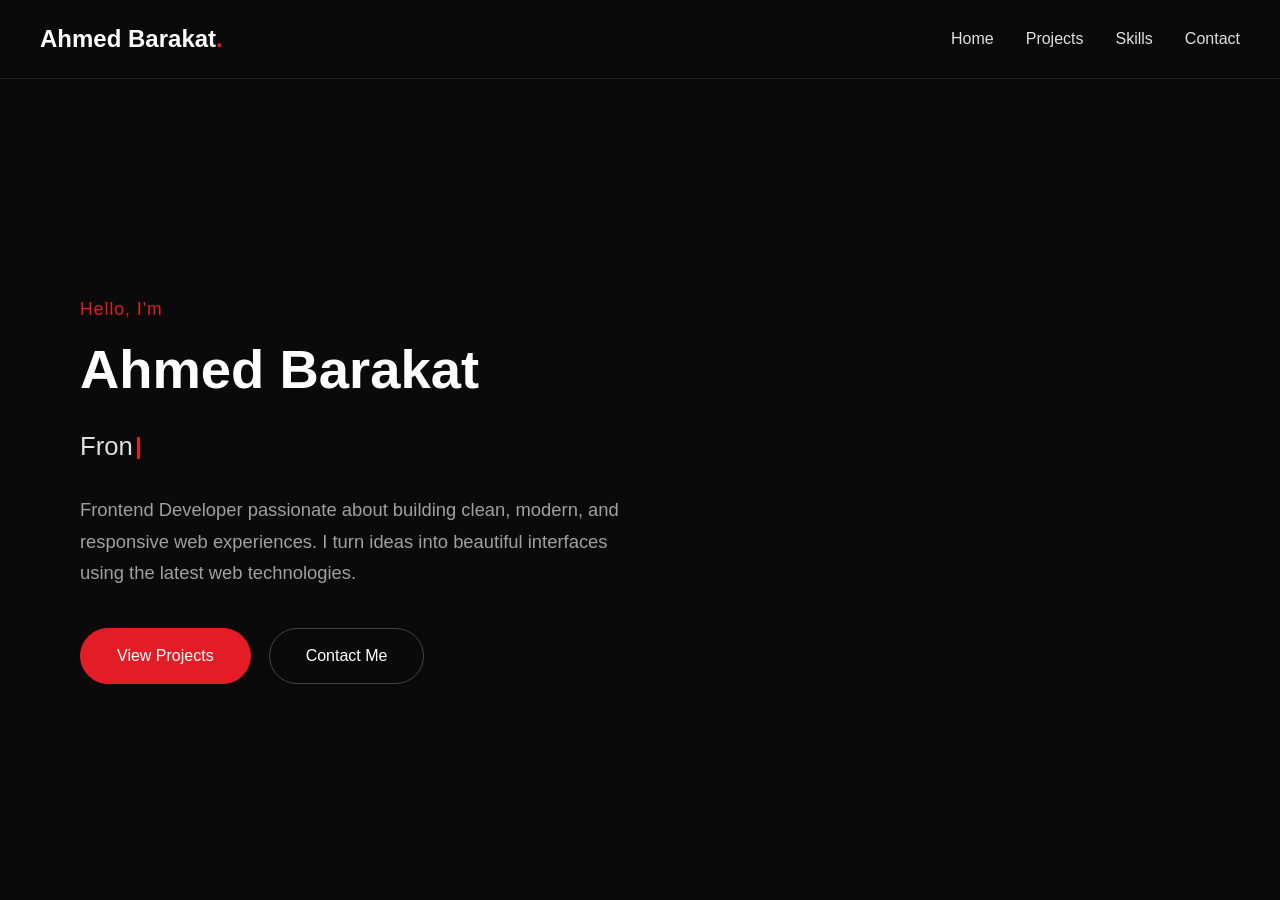
<file: index.html>
<!DOCTYPE html>
<html lang="en">
<head>
  <meta charset="UTF-8">
  <meta name="viewport" content="width=device-width, initial-scale=1.0">
  <title>Ahmed Barakat | Frontend Developer</title>

  <style>
    /* ======================
       Global Styles
    ====================== */
    * {
      margin: 0;
      padding: 0;
      box-sizing: border-box;
    }

    html {
      scroll-behavior: smooth;
    }

    body {
      font-family: 'Inter', -apple-system, BlinkMacSystemFont, 'Segoe UI', Roboto, sans-serif;
      background-color: #0a0a0a;
      color: #ffffff;
      line-height: 1.6;
      overflow-x: hidden;
      min-height: 100vh;
    }

    a {
      text-decoration: none;
      color: inherit;
    }

    ul {
      list-style: none;
    }

    /* ======================
       Navbar
    ====================== */
    nav {
      display: flex;
      justify-content: space-between;
      align-items: center;
      padding: 20px 40px;
      background-color: #0a0a0a;
      position: sticky;
      top: 0;
      z-index: 1000;
      border-bottom: 1px solid #222;
    }

    .logo {
      font-size: 1.5rem;
      font-weight: 700;
      color: #ffffff;
    }

    .logo span {
      color: #e31c25;
    }

    .nav-links {
      display: flex;
      gap: 32px;
    }

    .nav-links a {
      color: #e0e0e0;
      font-size: 1rem;
      font-weight: 500;
      transition: color 0.3s ease;
    }

    .nav-links a:hover {
      color: #e31c25;
    }

    /* Hamburger */
    .hamburger {
      display: none;
      flex-direction: column;
      justify-content: space-between;
      width: 28px;
      height: 20px;
      background: transparent;
      border: none;
      cursor: pointer;
      padding: 0;
      z-index: 1001;
    }

    .hamburger span {
      display: block;
      height: 3px;
      width: 100%;
      background-color: #ffffff;
      border-radius: 3px;
      transition: all 0.3s ease;
    }

    .hamburger.active span:nth-child(1) {
      transform: translateY(8.5px) rotate(45deg);
    }

    .hamburger.active span:nth-child(2) {
      opacity: 0;
    }

    .hamburger.active span:nth-child(3) {
      transform: translateY(-8.5px) rotate(-45deg);
    }

    /* ======================
       Hero Section
    ====================== */
    .hero {
      min-height: calc(100vh - 80px);
      display: flex;
      align-items: center;
      padding: 0 40px;
      max-width: 1200px;
      margin: 0 auto;
    }

    .hero-content {
      max-width: 720px;
    }

    .greeting {
      font-size: 1.1rem;
      color: #e31c25;
      font-weight: 500;
      margin-bottom: 16px;
      letter-spacing: 1px;
    }

    .hero h1 {
      font-size: 3.4rem;
      font-weight: 700;
      line-height: 1.15;
      margin-bottom: 24px;
      color: #ffffff;
    }

    .hero h1 span {
      color: #e31c25;
    }

    .typing-text {
      font-size: 1.6rem;
      font-weight: 500;
      color: #e0e0e0;
      margin-bottom: 28px;
      min-height: 40px;
    }

    .typing-text .cursor {
      display: inline-block;
      width: 3px;
      height: 1.4rem;
      background-color: #e31c25;
      margin-left: 4px;
      animation: blink 0.8s infinite;
      vertical-align: middle;
    }

    @keyframes blink {
      0%, 100% { opacity: 1; }
      50% { opacity: 0; }
    }

    .hero-description {
      font-size: 1.15rem;
      color: #a0a0a0;
      max-width: 560px;
      line-height: 1.7;
      margin-bottom: 40px;
    }

    .hero-buttons {
      display: flex;
      gap: 18px;
      flex-wrap: wrap;
    }

    .btn {
      display: inline-block;
      padding: 14px 36px;
      font-size: 1rem;
      font-weight: 500;
      border-radius: 50px;
      transition: all 0.35s ease;
      cursor: pointer;
    }

    .btn-primary {
      background-color: #e31c25;
      color: #ffffff;
      border: 1.5px solid #e31c25;
    }

    .btn-primary:hover {
      background-color: transparent;
      color: #e31c25;
    }

    .btn-outline {
      background-color: transparent;
      color: #ffffff;
      border: 1.5px solid #444;
    }

    .btn-outline:hover {
      border-color: #e31c25;
      color: #e31c25;
    }

    /* ======================
       Responsive
    ====================== */
    @media (max-width: 768px) {
      nav {
        padding: 16px 24px;
      }

      .hamburger {
        display: flex;
      }

      .nav-links {
        position: fixed;
        top: 0;
        right: -100%;
        width: 70%;
        max-width: 300px;
        height: 100vh;
        background-color: #141414;
        flex-direction: column;
        justify-content: center;
        align-items: center;
        gap: 40px;
        transition: right 0.4s ease;
        border-left: 1px solid #222;
        z-index: 999;
      }

      .nav-links.active {
        right: 0;
      }

      .nav-links a {
        font-size: 1.3rem;
      }

      .hero {
        padding: 60px 24px;
        min-height: auto;
      }

      .hero h1 {
        font-size: 2.4rem;
      }

      .typing-text {
        font-size: 1.25rem;
      }

      .hero-description {
        font-size: 1.05rem;
      }

      .btn {
        padding: 12px 28px;
        font-size: 0.95rem;
      }
    }
  </style>
</head>
<body>

  <!-- Navbar -->
  <nav>
    <a href="/index.html" class="logo">Ahmed Barakat<span>.</span></a>

    <button class="hamburger" id="hamburger" aria-label="Toggle menu">
      <span></span>
      <span></span>
      <span></span>
    </button>

    <ul class="nav-links" id="navLinks">
      <li><a href="index.html">Home</a></li>
      <li><a href="sec2.html">Projects</a></li>
      <li><a href="sec1.html">Skills</a></li>
      <li><a href="sec3.html">Contact</a></li>
    </ul>
  </nav>

  <!-- Hero Section -->
  <section class="hero">
    <div class="hero-content">
      <p class="greeting">Hello, I'm</p>
      <h1>Ahmed Barakat</h1>

      <div class="typing-text">
        <span id="typed-text"></span><span class="cursor"></span>
      </div>

      <p class="hero-description">
        Frontend Developer passionate about building clean, modern, and 
        responsive web experiences. I turn ideas into beautiful interfaces 
        using the latest web technologies.
      </p>

      <div class="hero-buttons">
        <a href="sec2.html" class="btn btn-primary">View Projects</a>
        <a href="sec3.html" class="btn btn-outline">Contact Me</a>
      </div>
    </div>
  </section>

  <script>
    // ======================
    // Navbar Toggle
    // ======================
    const hamburger = document.getElementById('hamburger');
    const navLinks = document.getElementById('navLinks');

    hamburger.addEventListener('click', () => {
      hamburger.classList.toggle('active');
      navLinks.classList.toggle('active');
    });

    document.querySelectorAll('.nav-links a').forEach(link => {
      link.addEventListener('click', () => {
        hamburger.classList.remove('active');
        navLinks.classList.remove('active');
      });
    });

    // ======================
    // Typing Effect
    // ======================
    const texts = [
      "Frontend Developer",
      "UI/UX Enthusiast",
      "React Developer",
      "Creative Coder"
    ];

    let textIndex = 0;
    let charIndex = 0;
    let isDeleting = false;
    const typedText = document.getElementById('typed-text');
    const typingSpeed = 100;
    const deletingSpeed = 50;
    const pauseTime = 1800;

    function type() {
      const currentText = texts[textIndex];

      if (isDeleting) {
        typedText.textContent = currentText.substring(0, charIndex - 1);
        charIndex--;
      } else {
        typedText.textContent = currentText.substring(0, charIndex + 1);
        charIndex++;
      }

      if (!isDeleting && charIndex === currentText.length) {
        // Pause at the end
        isDeleting = true;
        setTimeout(type, pauseTime);
        return;
      }

      if (isDeleting && charIndex === 0) {
        isDeleting = false;
        textIndex = (textIndex + 1) % texts.length;
      }

      const speed = isDeleting ? deletingSpeed : typingSpeed;
      setTimeout(type, speed);
    }

    // Start typing after a short delay
    setTimeout(type, 800);
  </script>

</body>
</html>
</file>
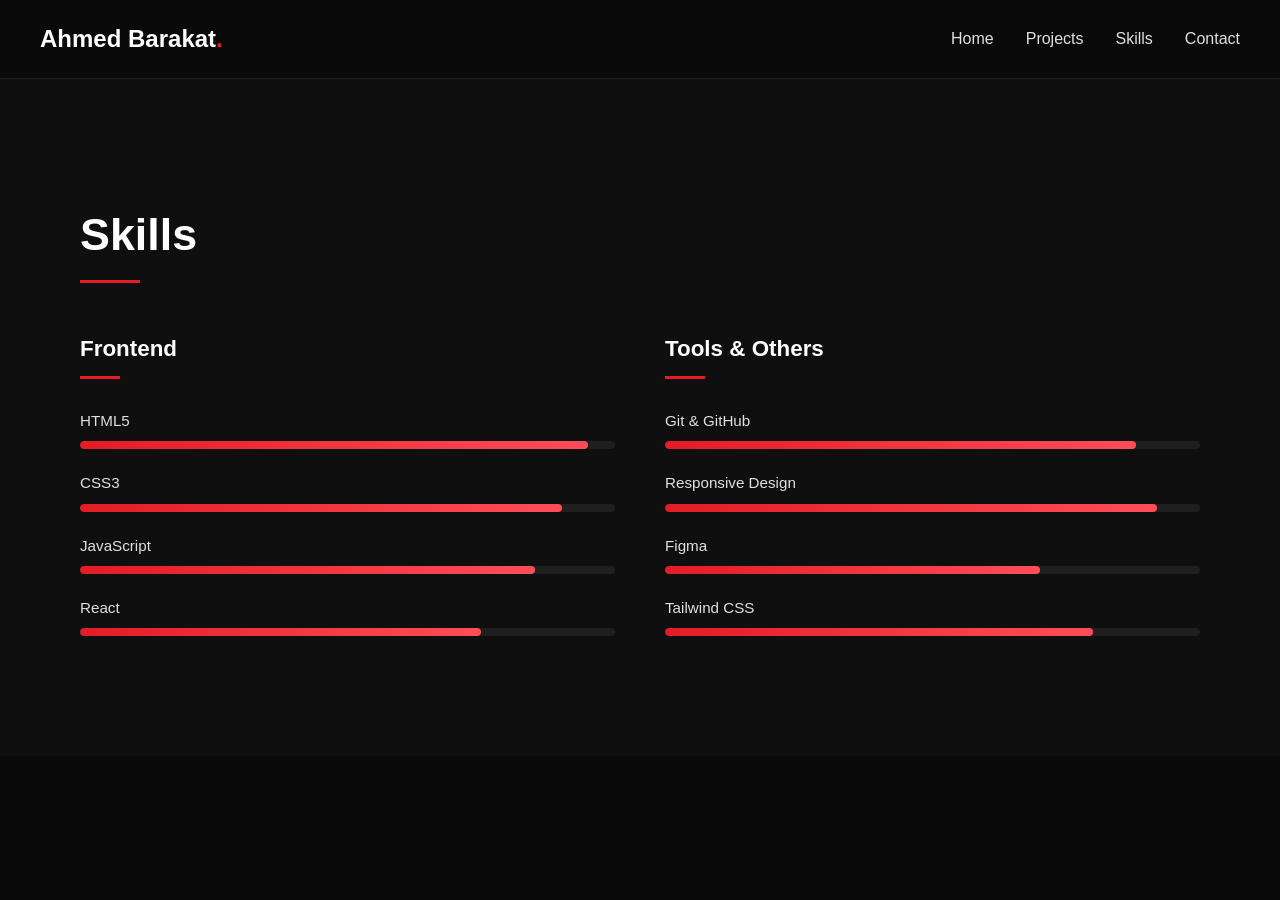
<file: sec1.html>
<!DOCTYPE html>
<html lang="en">
<head>
  <meta charset="UTF-8">
  <meta name="viewport" content="width=device-width, initial-scale=1.0">
  <title>Ahmed Barakat | Skills</title>

  <style>
    /* ======================
       Global Styles & Reset
    ====================== */
    * {
      margin: 0;
      padding: 0;
      box-sizing: border-box;
    }

    html {
      scroll-behavior: smooth;
    }

    body {
      font-family: 'Inter', -apple-system, BlinkMacSystemFont, 'Segoe UI', Roboto, sans-serif;
      background-color: #0a0a0a;
      color: #ffffff;
      line-height: 1.6;
      overflow-x: hidden;
    }

    .container {
      max-width: 1200px;
      margin: 0 auto;
      padding: 0 40px;
    }

    a {
      text-decoration: none;
      color: inherit;
    }

    ul {
      list-style: none;
    }

    /* ======================
       Navbar
    ====================== */
    nav {
      display: flex;
      justify-content: space-between;
      align-items: center;
      padding: 20px 40px;
      background-color: #0a0a0a;
      position: sticky;
      top: 0;
      z-index: 1000;
      border-bottom: 1px solid #222;
    }

    .logo {
      font-size: 1.5rem;
      font-weight: 700;
      color: #ffffff;
    }

    .logo span {
      color: #e31c25;
    }

    .nav-links {
      display: flex;
      gap: 32px;
    }

    .nav-links a {
      color: #e0e0e0;
      font-size: 1rem;
      font-weight: 500;
      transition: color 0.3s ease;
    }

    .nav-links a:hover {
      color: #e31c25;
    }

    /* Hamburger */
    .hamburger {
      display: none;
      flex-direction: column;
      justify-content: space-between;
      width: 28px;
      height: 20px;
      background: transparent;
      border: none;
      cursor: pointer;
      padding: 0;
      z-index: 1001;
    }

    .hamburger span {
      display: block;
      height: 3px;
      width: 100%;
      background-color: #ffffff;
      border-radius: 3px;
      transition: all 0.3s ease;
    }

    .hamburger.active span:nth-child(1) {
      transform: translateY(8.5px) rotate(45deg);
    }

    .hamburger.active span:nth-child(2) {
      opacity: 0;
    }

    .hamburger.active span:nth-child(3) {
      transform: translateY(-8.5px) rotate(-45deg);
    }

    /* ======================
       Section Title
    ====================== */
    .section-title {
      font-size: 2.8rem;
      font-weight: 600;
      color: #ffffff;
      margin-bottom: 60px;
      position: relative;
    }

    .section-title::after {
      content: "";
      position: absolute;
      bottom: -12px;
      left: 0;
      width: 60px;
      height: 3px;
      background-color: #e31c25;
    }

    /* ======================
       Skills Section
    ====================== */
    .skills {
      padding: 120px 0;
      background-color: #0f0f0f;
    }

    .skills-grid {
      display: grid;
      grid-template-columns: repeat(auto-fit, minmax(320px, 1fr));
      gap: 50px;
      margin-top: 20px;
    }

    .skill-category h3 {
      font-size: 1.4rem;
      font-weight: 600;
      color: #ffffff;
      margin-bottom: 30px;
      position: relative;
      padding-bottom: 12px;
    }

    .skill-category h3::after {
      content: "";
      position: absolute;
      bottom: 0;
      left: 0;
      width: 40px;
      height: 3px;
      background-color: #e31c25;
    }

    .skill-items {
      display: flex;
      flex-direction: column;
      gap: 22px;
    }

    .skill-item {
      display: flex;
      flex-direction: column;
      gap: 8px;
    }

    .skill-name {
      font-size: 0.95rem;
      color: #e0e0e0;
      font-weight: 500;
    }

    .skill-bar {
      width: 100%;
      height: 8px;
      background-color: #1f1f1f;
      border-radius: 50px;
      overflow: hidden;
    }

    .skill-progress {
      height: 100%;
      width: 0;
      background: linear-gradient(90deg, #e31c25, #ff4d57);
      border-radius: 50px;
      transition: width 1.6s ease;
    }

    /* ======================
       Responsive
    ====================== */
    @media (max-width: 768px) {
      nav {
        padding: 16px 24px;
      }

      .hamburger {
        display: flex;
      }

      .nav-links {
        position: fixed;
        top: 0;
        right: -100%;
        width: 70%;
        max-width: 300px;
        height: 100vh;
        background-color: #141414;
        flex-direction: column;
        justify-content: center;
        align-items: center;
        gap: 40px;
        transition: right 0.4s ease;
        border-left: 1px solid #222;
        z-index: 999;
      }

      .nav-links.active {
        right: 0;
      }

      .nav-links a {
        font-size: 1.3rem;
      }

      .container {
        padding: 0 24px;
      }

      .section-title {
        font-size: 2.2rem;
        margin-bottom: 40px;
      }

      .skills {
        padding: 80px 0;
      }

      .skills-grid {
        grid-template-columns: 1fr;
        gap: 40px;
      }
    }
  </style>
</head>
<body>

  <!-- Navbar -->
  <nav>
    <a href="/index.html" class="logo">Ahmed Barakat<span>.</span></a>

    <button class="hamburger" id="hamburger" aria-label="Toggle menu">
      <span></span>
      <span></span>
      <span></span>
    </button>

    <ul class="nav-links" id="navLinks">
      <li><a href="index.html">Home</a></li>
      <li><a href="sec2.html">Projects</a></li>
      <li><a href="sec1.html">Skills</a></li>
      <li><a href="sec3.html">Contact</a></li>
    </ul>
  </nav>

  <!-- Skills Section -->
  <section id="skills" class="skills">
    <div class="container">
      <h2 class="section-title">Skills</h2>

      <div class="skills-grid">
        <!-- Frontend -->
        <div class="skill-category">
          <h3>Frontend</h3>
          <div class="skill-items">
            <div class="skill-item">
              <span class="skill-name">HTML5</span>
              <div class="skill-bar">
                <div class="skill-progress" data-width="95%"></div>
              </div>
            </div>
            <div class="skill-item">
              <span class="skill-name">CSS3</span>
              <div class="skill-bar">
                <div class="skill-progress" data-width="90%"></div>
              </div>
            </div>
            <div class="skill-item">
              <span class="skill-name">JavaScript</span>
              <div class="skill-bar">
                <div class="skill-progress" data-width="85%"></div>
              </div>
            </div>
            <div class="skill-item">
              <span class="skill-name">React</span>
              <div class="skill-bar">
                <div class="skill-progress" data-width="75%"></div>
              </div>
            </div>
          </div>
        </div>

        <!-- Tools & Others -->
        <div class="skill-category">
          <h3>Tools & Others</h3>
          <div class="skill-items">
            <div class="skill-item">
              <span class="skill-name">Git & GitHub</span>
              <div class="skill-bar">
                <div class="skill-progress" data-width="88%"></div>
              </div>
            </div>
            <div class="skill-item">
              <span class="skill-name">Responsive Design</span>
              <div class="skill-bar">
                <div class="skill-progress" data-width="92%"></div>
              </div>
            </div>
            <div class="skill-item">
              <span class="skill-name">Figma</span>
              <div class="skill-bar">
                <div class="skill-progress" data-width="70%"></div>
              </div>
            </div>
            <div class="skill-item">
              <span class="skill-name">Tailwind CSS</span>
              <div class="skill-bar">
                <div class="skill-progress" data-width="80%"></div>
              </div>
            </div>
          </div>
        </div>
      </div>
    </div>
  </section>

  <script>
    // Navbar Toggle
    const hamburger = document.getElementById('hamburger');
    const navLinks = document.getElementById('navLinks');

    hamburger.addEventListener('click', () => {
      hamburger.classList.toggle('active');
      navLinks.classList.toggle('active');
    });

    // Close menu when clicking a link
    document.querySelectorAll('.nav-links a').forEach(link => {
      link.addEventListener('click', () => {
        hamburger.classList.remove('active');
        navLinks.classList.remove('active');
      });
    });

    // Animate skill bars when they appear
    const skillBars = document.querySelectorAll('.skill-progress');

    const observer = new IntersectionObserver((entries) => {
      entries.forEach(entry => {
        if (entry.isIntersecting) {
          const bar = entry.target;
          bar.style.width = bar.getAttribute('data-width');
          observer.unobserve(bar);
        }
      });
    }, { threshold: 0.3 });

    skillBars.forEach(bar => observer.observe(bar));
  </script>

</body>
</html>
</file>
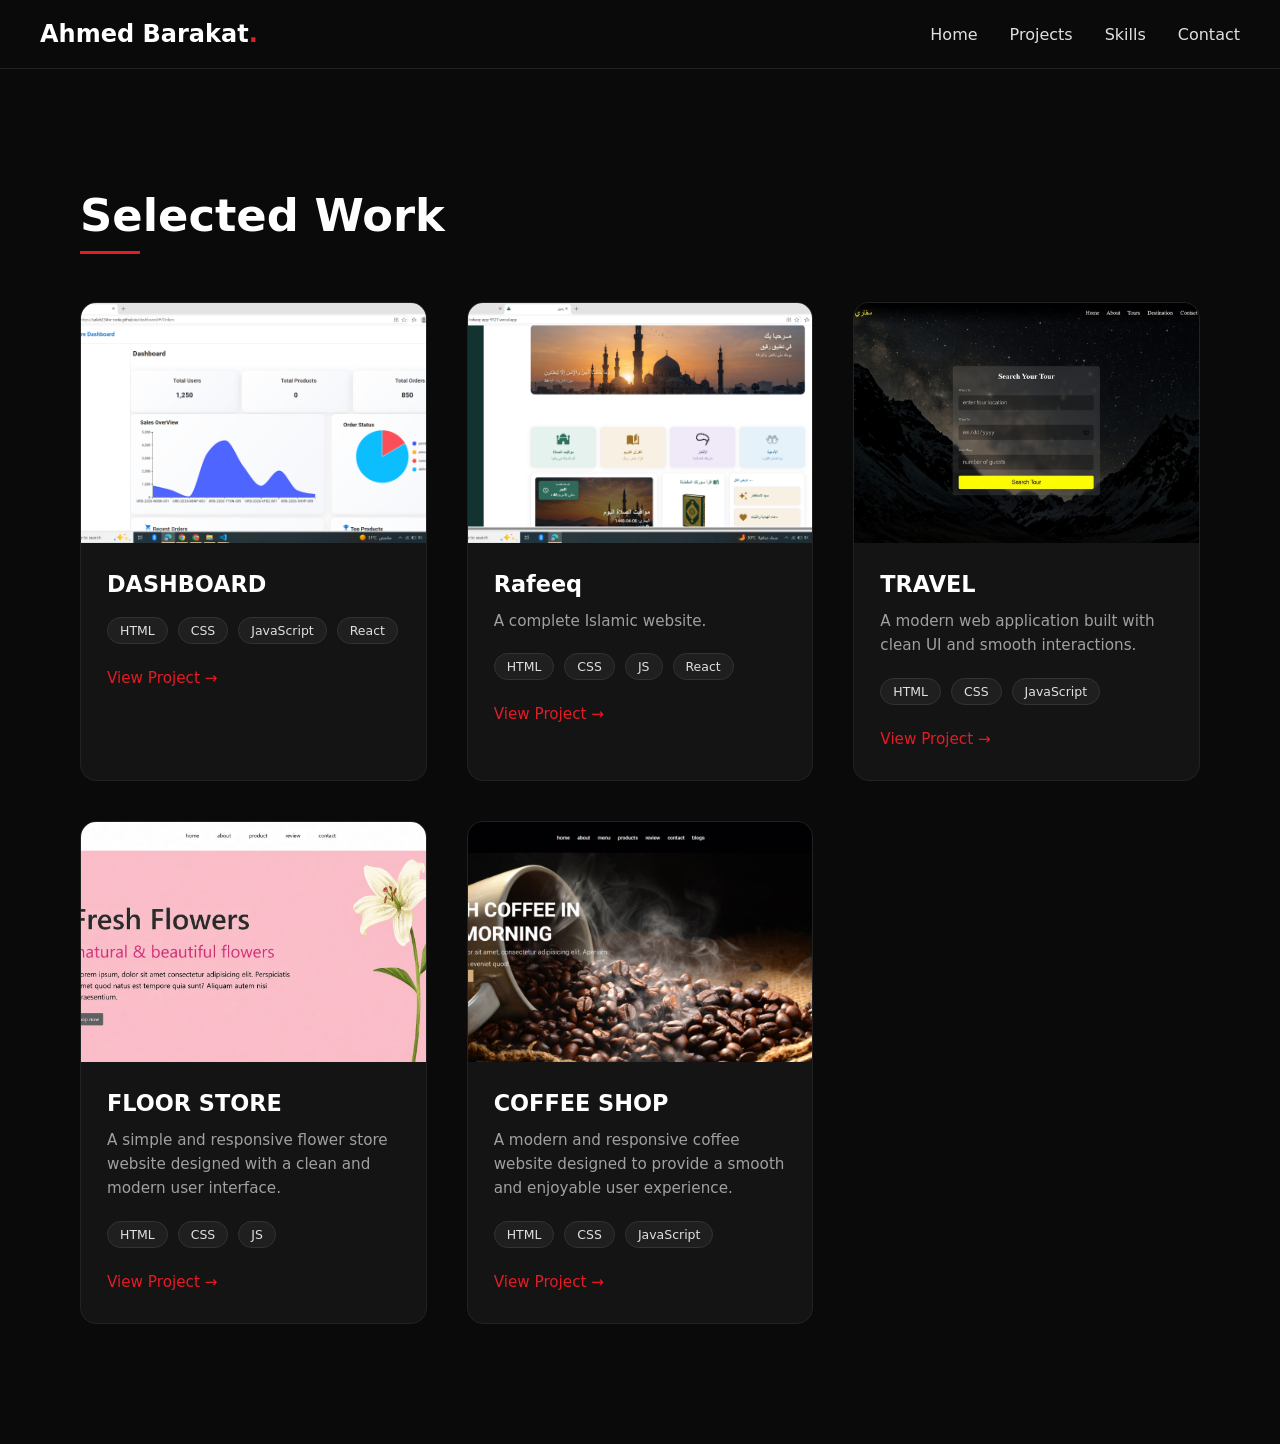
<file: sec2.html>
<!DOCTYPE html>
<html lang="en">
<head>
  <meta charset="UTF-8">
  <meta name="viewport" content="width=device-width, initial-scale=1.0">
  <title>Ahmed Barakat | Projects</title>

  <style>
    /* ======================
       Global Reset
    ====================== */
    * {
      margin: 0;
      padding: 0;
      box-sizing: border-box;
    }

    body {
      font-family: system-ui, -apple-system, BlinkMacSystemFont, 'Segoe UI', Roboto, sans-serif;
      background-color: #0a0a0a;
      color: #fff;
    }

    /* ======================
       Navbar
    ====================== */
    nav {
      display: flex;
      justify-content: space-between;
      align-items: center;
      padding: 20px 40px;
      background-color: #0a0a0a;
      position: sticky;
      top: 0;
      z-index: 1000;
      border-bottom: 1px solid #222;
    }

    .logo {
      font-size: 1.5rem;
      font-weight: 700;
      color: #ffffff;
      text-decoration: none;
    }

    .logo span {
      color: #e31c25;
    }

    .nav-links {
      display: flex;
      list-style: none;
      gap: 32px;
    }

    .nav-links a {
      color: #e0e0e0;
      text-decoration: none;
      font-size: 1rem;
      font-weight: 500;
      transition: color 0.3s ease;
    }

    .nav-links a:hover {
      color: #e31c25;
    }

    /* Hamburger Button */
    .hamburger {
      display: none;
      flex-direction: column;
      justify-content: space-between;
      width: 28px;
      height: 20px;
      background: transparent;
      border: none;
      cursor: pointer;
      padding: 0;
      z-index: 1001;
    }

    .hamburger span {
      display: block;
      height: 3px;
      width: 100%;
      background-color: #ffffff;
      border-radius: 3px;
      transition: all 0.3s ease;
    }

    /* Hamburger Animation when open */
    .hamburger.active span:nth-child(1) {
      transform: translateY(8.5px) rotate(45deg);
    }

    .hamburger.active span:nth-child(2) {
      opacity: 0;
    }

    .hamburger.active span:nth-child(3) {
      transform: translateY(-8.5px) rotate(-45deg);
    }

    /* ======================
       Projects Section
    ====================== */
    .projects {
      padding: 120px 0;
      background-color: #0a0a0a;
    }

    .container {
      max-width: 1200px;
      margin: 0 auto;
      padding: 0 40px;
    }

    .section-title {
      font-size: 2.8rem;
      font-weight: 600;
      color: #ffffff;
      margin-bottom: 60px;
      position: relative;
    }

    .section-title::after {
      content: "";
      position: absolute;
      bottom: -12px;
      left: 0;
      width: 60px;
      height: 3px;
      background-color: #e31c25;
    }

    .projects-grid {
      display: grid;
      grid-template-columns: repeat(auto-fit, minmax(340px, 1fr));
      gap: 40px;
    }

    .project-card {
      background-color: #141414;
      border-radius: 16px;
      overflow: hidden;
      transition: all 0.4s ease;
      border: 1px solid #222;
    }

    .project-card:hover {
      transform: translateY(-12px);
      border-color: #e31c25;
      box-shadow: 0 20px 40px rgba(227, 28, 37, 0.15);
    }

    .project-image {
      width: 100%;
      height: 240px;
      overflow: hidden;
      position: relative;
      background-color: #1f1f1f;
    }

    .project-image img {
      width: 100%;
      height: 100%;
      object-fit: cover;
      transition: all 0.5s ease;
      display: block;
    }

    .project-image::before {
      content: "↗";
      position: absolute;
      top: 0;
      left: 0;
      width: 100%;
      height: 100%;
      background: rgba(0, 0, 0, 0.55);
      color: white;
      font-size: 2.2rem;
      display: flex;
      align-items: center;
      justify-content: center;
      opacity: 0;
      transition: all 0.4s ease;
      z-index: 2;
    }

    .project-card:hover .project-image img {
      transform: scale(1.1);
    }

    .project-card:hover .project-image::before {
      opacity: 1;
    }

    .project-info {
      padding: 28px 26px 32px;
    }

    .project-info h3 {
      font-size: 1.4rem;
      font-weight: 600;
      color: #ffffff;
      margin-bottom: 12px;
    }

    .project-info p {
      font-size: 0.95rem;
      color: #a0a0a0;
      line-height: 1.6;
      margin-bottom: 20px;
    }

    .tags {
      display: flex;
      flex-wrap: wrap;
      gap: 10px;
      margin-bottom: 24px;
    }

    .tags span {
      font-size: 0.78rem;
      padding: 5px 12px;
      background-color: #1f1f1f;
      color: #e0e0e0;
      border-radius: 50px;
      border: 1px solid #333;
      transition: all 0.3s ease;
    }

    .project-card:hover .tags span {
      border-color: #e31c25;
      color: #ffffff;
    }

    .project-link {
      display: inline-block;
      font-size: 0.95rem;
      font-weight: 500;
      color: #e31c25;
      text-decoration: none;
      transition: all 0.3s ease;
    }

    .project-link:hover {
      color: #ff3b45;
      transform: translateX(5px);
    }

    /* ======================
       Responsive
    ====================== */
    @media (max-width: 768px) {
      nav {
        padding: 16px 24px;
      }

      .hamburger {
        display: flex;
      }

      .nav-links {
        position: fixed;
        top: 0;
        right: -100%;
        width: 70%;
        max-width: 300px;
        height: 100vh;
        background-color: #141414;
        flex-direction: column;
        justify-content: center;
        align-items: center;
        gap: 40px;
        transition: right 0.4s ease;
        border-left: 1px solid #222;
        z-index: 999;
      }

      .nav-links.active {
        right: 0;
      }

      .nav-links a {
        font-size: 1.3rem;
      }

      .projects {
        padding: 80px 0;
      }

      .container {
        padding: 0 24px;
      }

      .section-title {
        font-size: 2.2rem;
        margin-bottom: 40px;
      }

      .projects-grid {
        grid-template-columns: 1fr;
        gap: 30px;
      }
    }
  </style>
</head>
<body>

  <!-- Navbar -->
  <nav>
    <a href="/index.html" class="logo">Ahmed Barakat<span>.</span></a>

    <button class="hamburger" id="hamburger" aria-label="Toggle menu">
      <span></span>
      <span></span>
      <span></span>
    </button>

    <ul class="nav-links" id="navLinks">
      <li><a href="index.html">Home</a></li>
      <li><a href="sec2.html">Projects</a></li>
      <li><a href="sec1.html">Skills</a></li>
      <li><a href="sec3.html">Contact</a></li>
    </ul>
  </nav>

  <!-- Projects Section -->
  <section id="projects" class="projects">
    <div class="container">
      <h2 class="section-title">Selected Work</h2>

      <div class="projects-grid">

        <!-- Project 1 -->
        <div class="project-card">
          <div class="project-image">
            <img src="./images/Screenshot (622).png" alt="Dashboard">
          </div>
          <div class="project-info">
            <h3>DASHBOARD</h3>
            <p></p>
            <div class="tags">
              <span>HTML</span>
              <span>CSS</span>
              <span>JavaScript</span>
              <span>React</span>
            </div>
            <a href="https://saleh234re-code.github.io/Dashboard" target="_blank" class="project-link">
              View Project →
            </a>
          </div>
        </div>
   <!-- Project 3 -->
        <div class="project-card">
          <div class="project-image">
            <img src="./images/Screenshot (626).png" alt="Floor Store">
          </div>
          <div class="project-info">
            <h3>Rafeeq</h3>
            <p>A complete Islamic website.</p>
            <div class="tags">
              <span>HTML</span>
              <span>CSS</span>
              <span>JS</span>
              <span>React</span>
            </div>
            <a href="https://rafeeq-app-9127.vercel.app/" target="_blank" class="project-link">
              View Project →
            </a>
          </div>
        </div>
        <!-- Project 2 -->
        <div class="project-card">
          <div class="project-image">
            <img src="./images/MbJUH.jpg" alt="Travel">
          </div>
          <div class="project-info">
            <h3>TRAVEL</h3>
            <p>A modern web application built with clean UI and smooth interactions.</p>
            <div class="tags">
              <span>HTML</span>
              <span>CSS</span>
              <span>JavaScript</span>
            </div>
            <a href="https://ahmed-barakat-101.github.io/Travel-Website/index.html" target="_blank" class="project-link">
              View Project →
            </a>
          </div>
        </div>

        <!-- Project 3 -->
        <div class="project-card">
          <div class="project-image">
            <img src="./images/2.jpg" alt="Floor Store">
          </div>
          <div class="project-info">
            <h3>FLOOR STORE</h3>
            <p>A simple and responsive flower store website designed with a clean and modern user interface.</p>
            <div class="tags">
              <span>HTML</span>
              <span>CSS</span>
              <span>JS</span>
            </div>
            <a href="https://ahmed-barakat-101.github.io/FLOOR-STORE/" target="_blank" class="project-link">
              View Project →
            </a>
          </div>
        </div>

        <!-- Project 4 -->
        <div class="project-card">
          <div class="project-image">
            <img src="./images/1.png" alt="Coffee Shop">
          </div>
          <div class="project-info">
            <h3>COFFEE SHOP</h3>
            <p>A modern and responsive coffee website designed to provide a smooth and enjoyable user experience.</p>
            <div class="tags">
              <span>HTML</span>
              <span>CSS</span>
              <span>JavaScript</span>
            </div>
            <a href="https://ahmed-barakat-101.github.io/Coffee-Shop/" target="_blank" class="project-link">
              View Project →
            </a>
          </div>
        </div>

      </div>
    </div>
  </section>

  <script>
    const hamburger = document.getElementById('hamburger');
    const navLinks = document.getElementById('navLinks');

    hamburger.addEventListener('click', () => {
      hamburger.classList.toggle('active');
      navLinks.classList.toggle('active');
    });

    // Close menu when clicking a link (good UX on mobile)
    document.querySelectorAll('.nav-links a').forEach(link => {
      link.addEventListener('click', () => {
        hamburger.classList.remove('active');
        navLinks.classList.remove('active');
      });
    });
  </script>

</body>
</html>
</file>
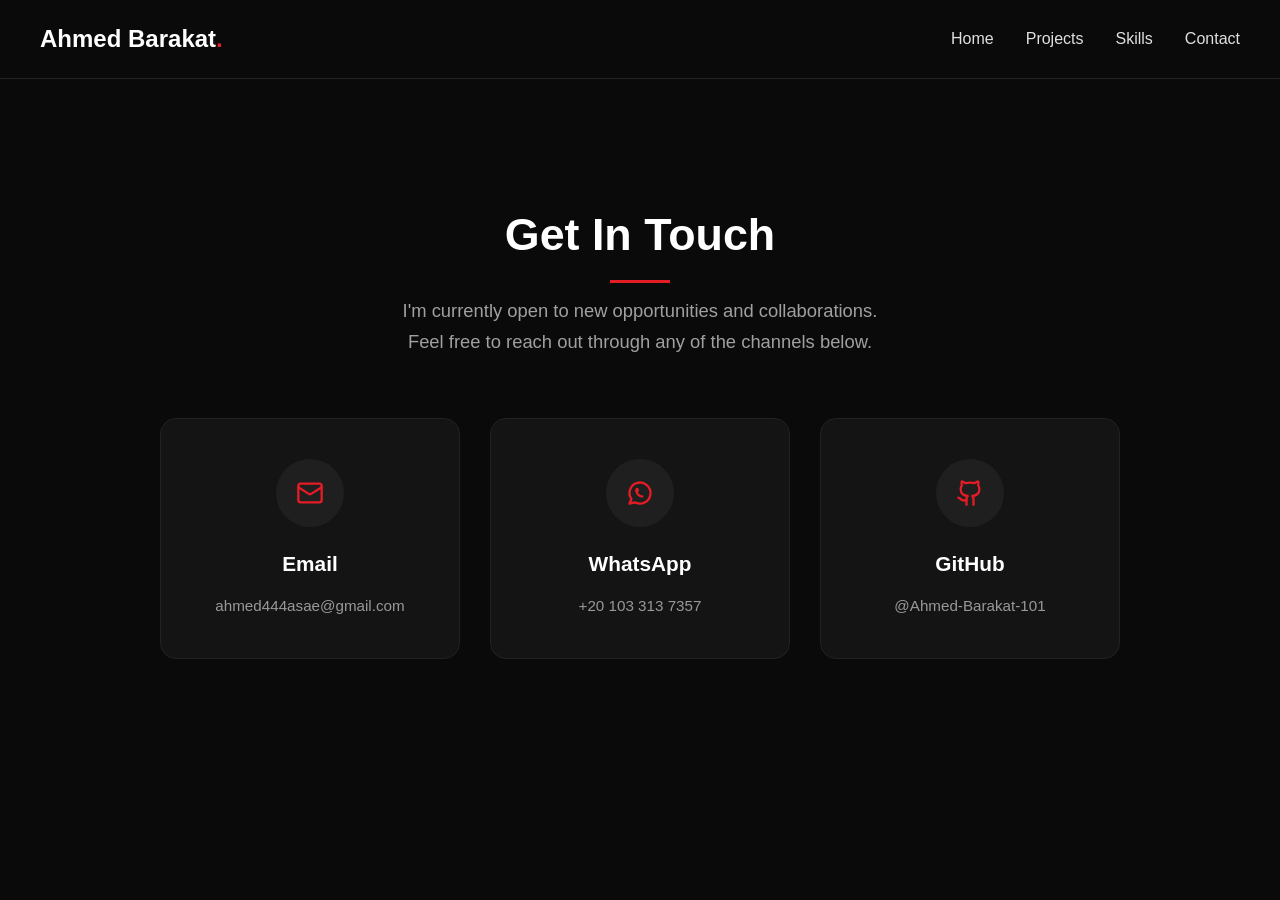
<file: sec3.html>
<!DOCTYPE html>
<html lang="en">
<head>
  <meta charset="UTF-8">
  <meta name="viewport" content="width=device-width, initial-scale=1.0">
  <title>Ahmed Barakat | Contact</title>

  <style>
    /* ======================
       Global Styles & Reset
    ====================== */
    * {
      margin: 0;
      padding: 0;
      box-sizing: border-box;
    }

    html {
      scroll-behavior: smooth;
    }

    body {
      font-family: 'Inter', -apple-system, BlinkMacSystemFont, 'Segoe UI', Roboto, sans-serif;
      background-color: #0a0a0a;
      color: #ffffff;
      line-height: 1.6;
      overflow-x: hidden;
    }

    .container {
      max-width: 1200px;
      margin: 0 auto;
      padding: 0 40px;
    }

    a {
      text-decoration: none;
      color: inherit;
    }

    ul {
      list-style: none;
    }

    /* ======================
       Navbar
    ====================== */
    nav {
      display: flex;
      justify-content: space-between;
      align-items: center;
      padding: 20px 40px;
      background-color: #0a0a0a;
      position: sticky;
      top: 0;
      z-index: 1000;
      border-bottom: 1px solid #222;
    }

    .logo {
      font-size: 1.5rem;
      font-weight: 700;
      color: #ffffff;
    }

    .logo span {
      color: #e31c25;
    }

    .nav-links {
      display: flex;
      gap: 32px;
    }

    .nav-links a {
      color: #e0e0e0;
      font-size: 1rem;
      font-weight: 500;
      transition: color 0.3s ease;
    }

    .nav-links a:hover {
      color: #e31c25;
    }

    /* Hamburger */
    .hamburger {
      display: none;
      flex-direction: column;
      justify-content: space-between;
      width: 28px;
      height: 20px;
      background: transparent;
      border: none;
      cursor: pointer;
      padding: 0;
      z-index: 1001;
    }

    .hamburger span {
      display: block;
      height: 3px;
      width: 100%;
      background-color: #ffffff;
      border-radius: 3px;
      transition: all 0.3s ease;
    }

    .hamburger.active span:nth-child(1) {
      transform: translateY(8.5px) rotate(45deg);
    }

    .hamburger.active span:nth-child(2) {
      opacity: 0;
    }

    .hamburger.active span:nth-child(3) {
      transform: translateY(-8.5px) rotate(-45deg);
    }

    /* ======================
       Section Title
    ====================== */
    .section-title {
      font-size: 2.8rem;
      font-weight: 600;
      color: #ffffff;
      margin-bottom: 24px;
      position: relative;
      display: inline-block;
    }

    .section-title::after {
      content: "";
      position: absolute;
      bottom: -12px;
      left: 50%;
      transform: translateX(-50%);
      width: 60px;
      height: 3px;
      background-color: #e31c25;
    }

    /* ======================
       Contact Section
    ====================== */
    .contact {
      padding: 120px 0 140px;
      background-color: #0a0a0a;
      text-align: center;
    }

    .contact-text {
      font-size: 1.15rem;
      color: #a0a0a0;
      max-width: 580px;
      margin: 0 auto 60px;
      line-height: 1.7;
    }

    .contact-cards {
      display: grid;
      grid-template-columns: repeat(auto-fit, minmax(260px, 1fr));
      gap: 30px;
      max-width: 960px;
      margin: 0 auto;
    }

    .contact-card {
      background-color: #141414;
      border: 1px solid #222;
      border-radius: 16px;
      padding: 40px 28px;
      transition: all 0.35s ease;
      display: flex;
      flex-direction: column;
      align-items: center;
      gap: 14px;
    }

    .contact-card:hover {
      transform: translateY(-10px);
      border-color: #e31c25;
      box-shadow: 0 20px 40px rgba(227, 28, 37, 0.15);
    }

    .contact-icon {
      width: 68px;
      height: 68px;
      background-color: #1f1f1f;
      border-radius: 50%;
      display: flex;
      align-items: center;
      justify-content: center;
      color: #e31c25;
      margin-bottom: 6px;
      transition: all 0.35s ease;
    }

    .contact-card:hover .contact-icon {
      background-color: #e31c25;
      color: #ffffff;
      transform: scale(1.1);
    }

    .contact-card h3 {
      font-size: 1.3rem;
      font-weight: 600;
      color: #ffffff;
    }

    .contact-card p {
      font-size: 0.95rem;
      color: #999;
      word-break: break-all;
      transition: color 0.3s ease;
    }

    .contact-card:hover p {
      color: #e0e0e0;
    }

    /* ======================
       Responsive
    ====================== */
    @media (max-width: 768px) {
      nav {
        padding: 16px 24px;
      }

      .hamburger {
        display: flex;
      }

      .nav-links {
        position: fixed;
        top: 0;
        right: -100%;
        width: 70%;
        max-width: 300px;
        height: 100vh;
        background-color: #141414;
        flex-direction: column;
        justify-content: center;
        align-items: center;
        gap: 40px;
        transition: right 0.4s ease;
        border-left: 1px solid #222;
        z-index: 999;
      }

      .nav-links.active {
        right: 0;
      }

      .nav-links a {
        font-size: 1.3rem;
      }

      .container {
        padding: 0 24px;
      }

      .section-title {
        font-size: 2.2rem;
      }

      .contact {
        padding: 90px 0 100px;
      }

      .contact-text {
        font-size: 1.05rem;
        margin-bottom: 45px;
      }

      .contact-cards {
        grid-template-columns: 1fr;
        gap: 20px;
      }
    }
  </style>
</head>
<body>

  <!-- Navbar -->
  <nav>
    <a href="/index.html" class="logo">Ahmed Barakat<span>.</span></a>

    <button class="hamburger" id="hamburger" aria-label="Toggle menu">
      <span></span>
      <span></span>
      <span></span>
    </button>

    <ul class="nav-links" id="navLinks">
      <li><a href="index.html">Home</a></li>
      <li><a href="sec2.html">Projects</a></li>
      <li><a href="sec1.html">Skills</a></li>
      <li><a href="sec3.html">Contact</a></li>
    </ul>
  </nav>

  <!-- Contact Section -->
  <section id="contact" class="contact">
    <div class="container">
      <h2 class="section-title">Get In Touch</h2>

      <p class="contact-text">
        I'm currently open to new opportunities and collaborations.<br>
        Feel free to reach out through any of the channels below.
      </p>

      <div class="contact-cards">

        <!-- Email -->
        <a href="mailto:ahmed444asae@gmail.com" class="contact-card">
          <div class="contact-icon">
            <svg xmlns="http://www.w3.org/2000/svg" width="28" height="28" viewBox="0 0 24 24" fill="none" stroke="currentColor" stroke-width="2" stroke-linecap="round" stroke-linejoin="round">
              <rect width="20" height="16" x="2" y="4" rx="2"/>
              <path d="m22 7-8.99 5.74a2 2 0 0 1-2.02 0L2 7"/>
            </svg>
          </div>
          <h3>Email</h3>
          <p>ahmed444asae@gmail.com</p>
        </a>

        <!-- WhatsApp -->
        <a href="https://wa.me/201033137357" target="_blank" class="contact-card">
          <div class="contact-icon">
            <svg xmlns="http://www.w3.org/2000/svg" width="28" height="28" viewBox="0 0 24 24" fill="none" stroke="currentColor" stroke-width="2" stroke-linecap="round" stroke-linejoin="round">
              <path d="M3 21l1.65-3.8a9 9 0 1 1 3.4 2.9L3 21"/>
              <path d="M9 10a.5.5 0 0 0 1 0V9a.5.5 0 0 0-1 0v1Z"/>
              <path d="M9 10a5 5 0 0 0 5 5"/>
            </svg>
          </div>
          <h3>WhatsApp</h3>
          <p>+20 103 313 7357</p>
        </a>

        <!-- GitHub -->
        <a href="https://github.com/Ahmed-Barakat-101" target="_blank" class="contact-card">
          <div class="contact-icon">
            <svg xmlns="http://www.w3.org/2000/svg" width="28" height="28" viewBox="0 0 24 24" fill="none" stroke="currentColor" stroke-width="2" stroke-linecap="round" stroke-linejoin="round">
              <path d="M15 22v-4a4.8 4.8 0 0 0-1-3.5c3 0 6-2 6-5.5.08-1.25-.27-2.48-1-3.5.28-1.15.28-2.35 0-3.5 0 0-1 0-3 1.5-2.64-.5-5.36-.5-8 0C6 2 5 2 5 2c-.3 1.15-.3 2.35 0 3.5A5.403 5.403 0 0 0 4 9c0 3.5 3 5.5 6 5.5-.39.49-.68 1.05-.85 1.65-.17.6-.22 1.23-.15 1.85v4"/>
              <path d="M9 18c-4.51 2-5-2-7-2"/>
            </svg>
          </div>
          <h3>GitHub</h3>
          <p>@Ahmed-Barakat-101</p>
        </a>

      </div>
    </div>
  </section>

  <script>
    const hamburger = document.getElementById('hamburger');
    const navLinks = document.getElementById('navLinks');

    hamburger.addEventListener('click', () => {
      hamburger.classList.toggle('active');
      navLinks.classList.toggle('active');
    });

    // Close menu when clicking a link
    document.querySelectorAll('.nav-links a').forEach(link => {
      link.addEventListener('click', () => {
        hamburger.classList.remove('active');
        navLinks.classList.remove('active');
      });
    });
  </script>

</body>
</html>
</file>
